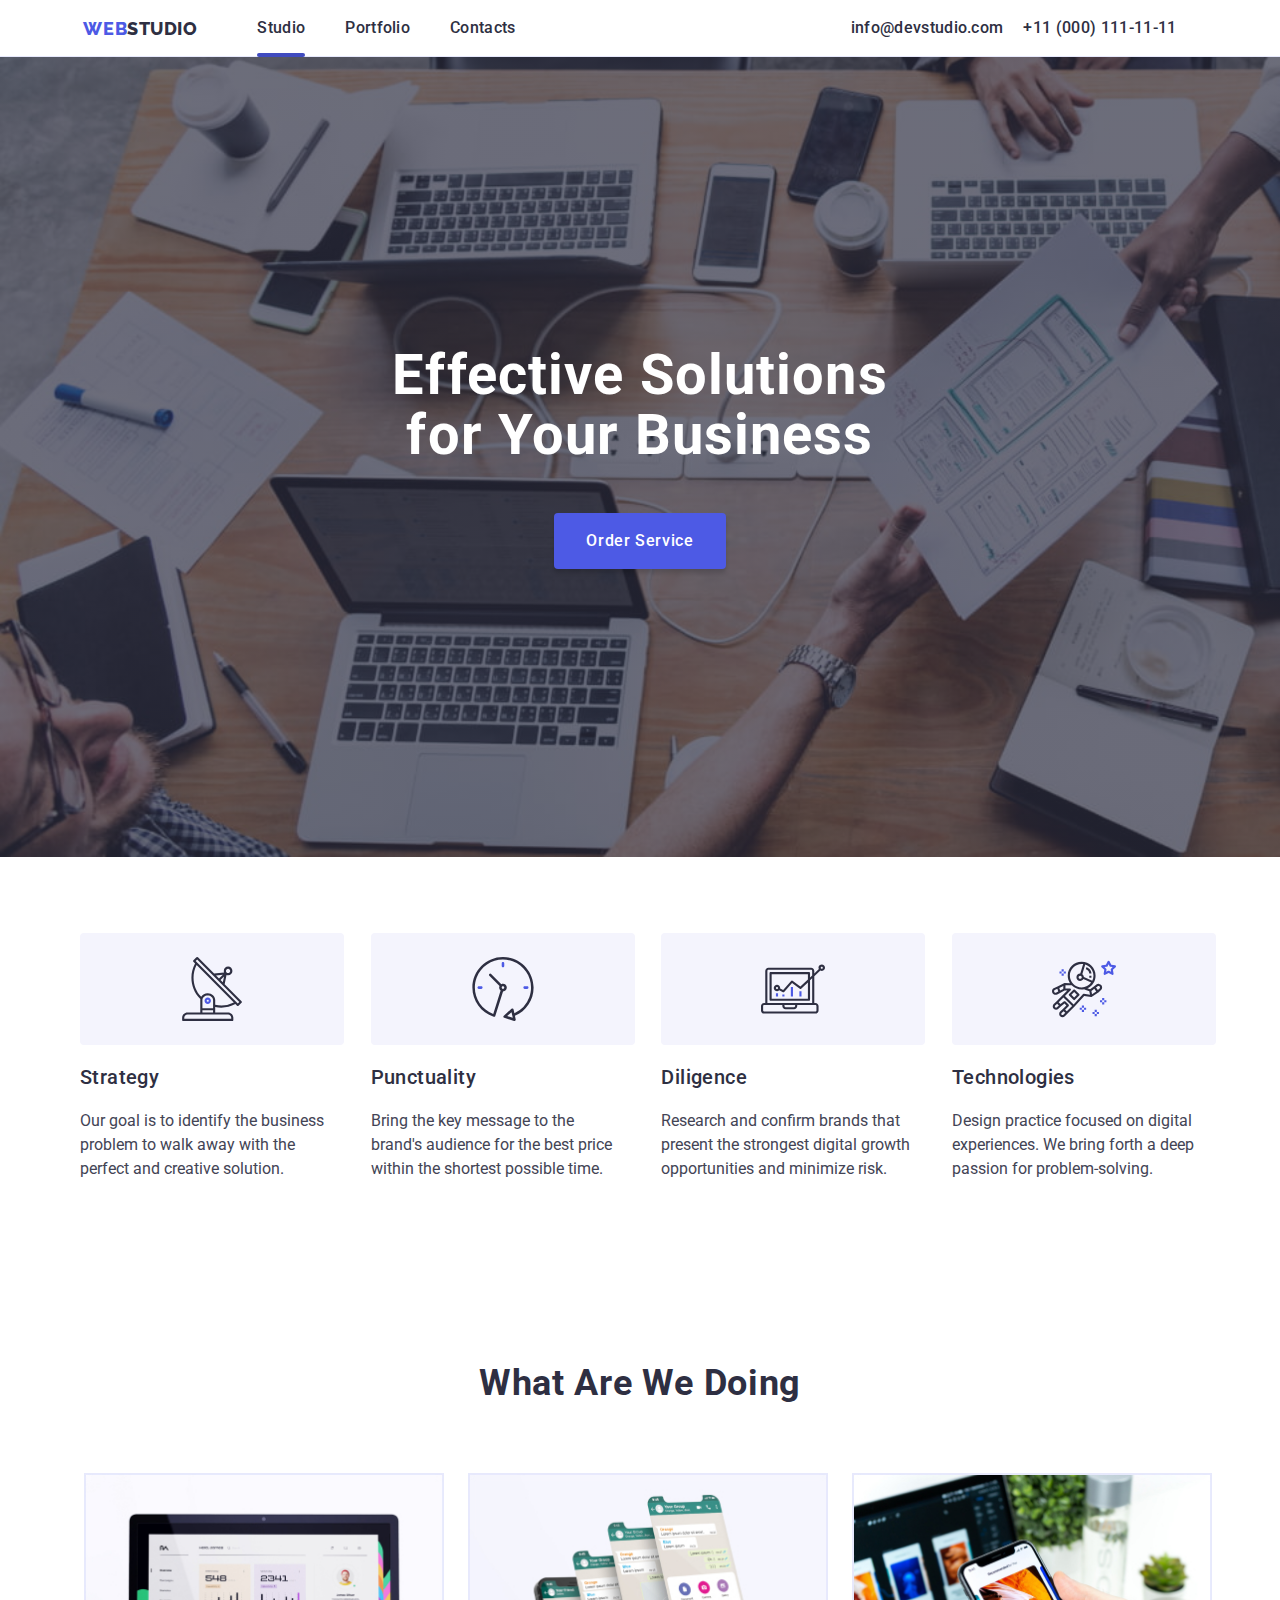
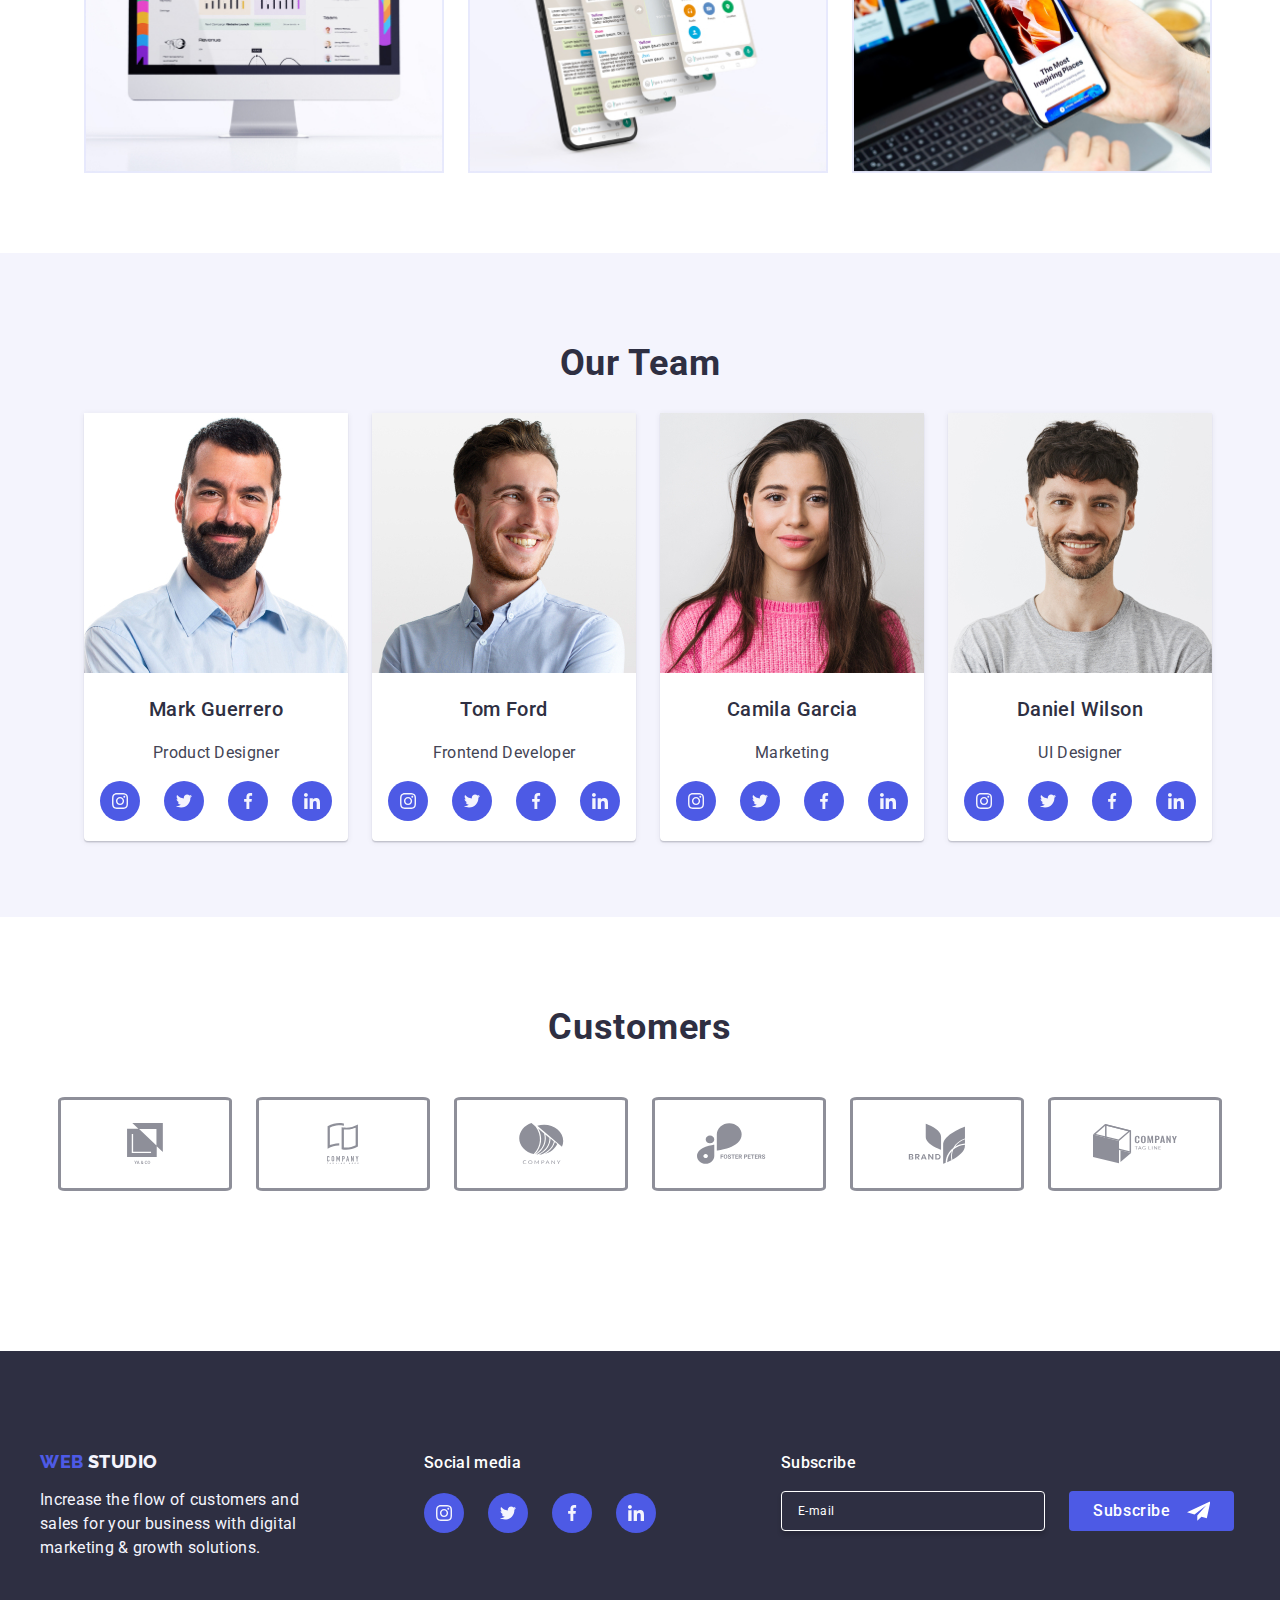
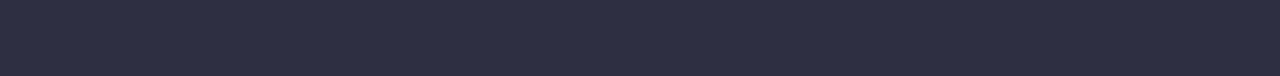
<file: index.html>
<!DOCTYPE html>
<html lang="en">
  <head>
    <meta charset="UTF-8" />
    <meta name="viewport" content="width=device-width, initial-scale=1.0" />
    <link
      rel="stylesheet"
      href="https://fonts.googleapis.com/css2?family=Raleway:ital,wght@0,700;1,700&family=Roboto:wght@400;500;700;900&display=swap"
    />
    <link rel="stylesheet" href="./css/modern-normalize.css" />
    <link rel="stylesheet" href="./css/styles.css" />
    <title>Studio</title>
  </head>
  <body>
    <!-- Bara de navigare -->
    <header class="global-header">
      <div class="container-navbar">
        <a class="logo" href="./index.html">
          <span class="logo-web">WEB</span>
          <span class="logo-studio-header">STUDIO</span>
        </a>
        <nav class="nav-bar">
          <ul>
            <li>
              <a class="nav-item" href="./index.html">Studio</a>
            </li>
            <li>
              <a class="nav-item" href="./portfolio.html">Portfolio</a>
            </li>
            <li>
              <a class="nav-item" href="./contacts.html">Contacts</a>
            </li>
          </ul>
        </nav>
        <ul>
          <li>
            <a class="nav-item" href="mailto:info@devstudio.com"
              >info@devstudio.com</a
            >
          </li>
          <li>
            <a class="nav-item" href="tel:+11(000)111-11-11"
              >+11 (000) 111-11-11</a
            >
          </li>
        </ul>
      </div>
    </header>
    <!-- Continutul siteului -->
    <main>
      <!-- Hero section -->
      <section class="hero-section">
        <div class="hero-container">
          <h1 class="hero-text">Effective Solutions for Your Business</h1>
          <button class="hero-button" type="button" data-modal-open>
            Order Service
          </button>
        </div>
        <div class="modal is-hidden" data-modal>
          <div class="modal-content">
            <button type="button" class="close-btn" data-modal-close>x</button>
            <form>
              <h2>Leave your contacts and we will call you back</h2>

              <label for="name" class="label-with-icon"
                >Name
                <svg class="input-icon">
                  <use href="./images/icons.svg#person-icon"></use>
                </svg>
                <input
                  type="text"
                  id="name"
                  name="username"
                  class="input-with-icon"
                />
              </label>
              <label for="phone" class="label-with-icon"
                >Phone
                <svg class="input-icon">
                  <use href="./images/icons.svg#phone-icon"></use>
                </svg>
                <input
                  type="tel"
                  id="phone"
                  name="phone-number"
                  class="input-with-icon"
                />
              </label>

              <label for="email" class="label-with-icon"
                >Email
                <svg class="input-icon">
                  <use href="./images/icons.svg#email-icon"></use>
                </svg>
                <input
                  type="email"
                  id="email"
                  name="email"
                  class="input-with-icon"
                />
              </label>
              <label for="comment" class="label-comment">Comment</label>
              <textarea
                name="feedback"
                class="text-input"
                id="comment"
                placeholder="Text input"
              ></textarea>

              <label for="checkbox" class="privacy-policy">
                <input
                  type="checkbox"
                  class="visually-hidden"
                  id="checkbox"
                  name="accept"
                />
                I accept the terms and conditions of the
                <a
                  href="https://en.wikipedia.org/wiki/Privacy_policy"
                  target="_blank"
                  rel="noreferrer noopener"
                  ><span>Privacy Policy</span></a
                >
              </label>
              <button type="submit" class="send-btn">Send</button>
            </form>
          </div>
        </div>
      </section>
      <!-- Text section -->
      <section class="strenghts-section">
        <div class="container">
          <ul>
            <li>
              <div class="strenght-logo">
                <svg>
                  <use href="./images/icons.svg#icon-antenna"></use>
                </svg>
              </div>
              <h3 class="strenght-name">Strategy</h3>
              <p class="strenght-description">
                Our goal is to identify the business<br />
                problem to walk away with the<br />
                perfect and creative solution.
              </p>
            </li>
            <li>
              <div class="strenght-logo">
                <svg>
                  <use href="./images/icons.svg#icon-clock"></use>
                </svg>
              </div>
              <h3 class="strenght-name">Punctuality</h3>
              <p class="strenght-description">
                Bring the key message to the<br />
                brand's audience for the best price<br />
                within the shortest possible time.
              </p>
            </li>
            <li>
              <div class="strenght-logo">
                <svg>
                  <use href="./images/icons.svg#icon-diagram"></use>
                </svg>
              </div>
              <h3 class="strenght-name">Diligence</h3>
              <p class="strenght-description">
                Research and confirm brands that<br />
                present the strongest digital growth<br />
                opportunities and minimize risk.
              </p>
            </li>
            <li>
              <div class="strenght-logo">
                <svg>
                  <use href="./images/icons.svg#icon-astronaut"></use>
                </svg>
              </div>
              <h3 class="strenght-name">Technologies</h3>
              <p class="strenght-description">
                Design practice focused on digital<br />
                experiences. We bring forth a deep<br />
                passion for problem-solving.
              </p>
            </li>
          </ul>
        </div>
      </section>
      <!-- What are we doing section -->
      <section class="what-are-we-doing-section">
        <div class="container what-are-we-doing-box">
          <h2 class="title-what-are-we-doing">What are we doing</h2>
          <ul>
            <li>
              <img
                src="./images/Monitor.jpg"
                alt="monitor cu grafice"
                width="300"
              />
            </li>
            <li>
              <img
                src="./images/MultilevelChat.jpg"
                alt="mai multe pagini dintr-un chat telefonic"
                width="300"
              />
            </li>
            <li>
              <img
                src="./images/Phone.jpg"
                alt="imagie pe un telefon tinut in mana"
                width="300"
              />
            </li>
          </ul>
        </div>
      </section>
      <!-- Our team section -->
      <section class="our-team-section">
        <div class="container">
          <h2 class="title-our-team">Our Team</h2>
          <ul>
            <li>
              <img
                src="./images/MarkGuerrero.jpg"
                alt="Imaginea lui Mark Guerrero"
                width="200"
              />
              <h3 class="team-person-name">Mark Guerrero</h3>
              <p class="team-person-function">Product Designer</p>
              <div class="social-list">
                <a
                  href="https://www.instagram.com/"
                  class="social"
                  target="_blank"
                  rel="noreferrer noopener"
                  aria-label="instagram-link"
                >
                  <svg>
                    <use href="./images/icons.svg#icon-instagram"></use>
                  </svg>
                </a>
                <a
                  href="https://twitter.com/"
                  class="social"
                  target="_blank"
                  rel="noreferrer noopener"
                  aria-label="twitter-link"
                >
                  <svg>
                    <use href="./images/icons.svg#icon-twitter"></use></svg
                ></a>
                <a
                  href="https://www.facebook.com/"
                  class="social"
                  target="_blank"
                  rel="noreferrer noopener"
                  aria-label="facebook-link"
                >
                  <svg>
                    <use href="./images/icons.svg#icon-facebook"></use></svg
                ></a>
                <a
                  href="https://www.linkedin.com/"
                  class="social"
                  target="_blank"
                  rel="noreferrer noopener"
                  aria-label="linkedin-link"
                >
                  <svg>
                    <use href="./images/icons.svg#icon-linkedin"></use></svg
                ></a>
              </div>
            </li>
            <li>
              <img
                src="./images/TomFord.jpg"
                alt="Imaginea lui Tom Ford"
                width="200"
              />
              <h3 class="team-person-name">Tom Ford</h3>
              <p class="team-person-function">Frontend Developer</p>
              <div class="social-list">
                <a
                  href="https://www.instagram.com/"
                  class="social"
                  target="_blank"
                  rel="noreferrer noopener"
                  aria-label="instagram-link"
                >
                  <svg>
                    <use href="./images/icons.svg#icon-instagram"></use>
                  </svg>
                </a>
                <a
                  href="https://twitter.com/"
                  class="social"
                  target="_blank"
                  rel="noreferrer noopener"
                  aria-label="twitter-link"
                >
                  <svg>
                    <use href="./images/icons.svg#icon-twitter"></use></svg
                ></a>
                <a
                  href="https://www.facebook.com/"
                  class="social"
                  target="_blank"
                  rel="noreferrer noopener"
                  aria-label="facebook-link"
                >
                  <svg>
                    <use href="./images/icons.svg#icon-facebook"></use></svg
                ></a>
                <a
                  href="https://www.linkedin.com/"
                  class="social"
                  target="_blank"
                  rel="noreferrer noopener"
                  aria-label="linkedin-link"
                >
                  <svg>
                    <use href="./images/icons.svg#icon-linkedin"></use></svg
                ></a>
              </div>
            </li>
            <li>
              <img
                src="./images/CamilaGarcia.jpg"
                alt="Imaginea Camilei Garcia"
                width="200"
              />
              <h3 class="team-person-name">Camila Garcia</h3>
              <p class="team-person-function">Marketing</p>
              <div class="social-list">
                <a
                  href="https://www.instagram.com/"
                  class="social"
                  target="_blank"
                  rel="noreferrer noopener"
                  aria-label="instagram-link"
                >
                  <svg>
                    <use href="./images/icons.svg#icon-instagram"></use>
                  </svg>
                </a>
                <a
                  href="https://twitter.com/"
                  class="social"
                  target="_blank"
                  rel="noreferrer noopener"
                  aria-label="twitter-link"
                >
                  <svg>
                    <use href="./images/icons.svg#icon-twitter"></use></svg
                ></a>
                <a
                  href="https://www.facebook.com/"
                  class="social"
                  target="_blank"
                  rel="noreferrer noopener"
                  aria-label="facebook-link"
                >
                  <svg>
                    <use href="./images/icons.svg#icon-facebook"></use></svg
                ></a>
                <a
                  href="https://www.linkedin.com/"
                  class="social"
                  target="_blank"
                  rel="noreferrer noopener"
                  aria-label="linkedin-link"
                >
                  <svg>
                    <use href="./images/icons.svg#icon-linkedin"></use></svg
                ></a>
              </div>
            </li>
            <li>
              <img
                src="./images/DanielWilson.jpg"
                alt="Imaginea lui Daniel Wilson"
                width="200"
              />
              <h3 class="team-person-name">Daniel Wilson</h3>
              <p class="team-person-function">UI Designer</p>
              <div class="social-list">
                <a
                  href="https://www.instagram.com/"
                  class="social"
                  target="_blank"
                  rel="noreferrer noopener"
                  aria-label="instagram-link"
                >
                  <svg>
                    <use href="./images/icons.svg#icon-instagram"></use>
                  </svg>
                </a>
                <a
                  href="https://twitter.com/"
                  class="social"
                  target="_blank"
                  rel="noreferrer noopener"
                  aria-label="twitter-link"
                >
                  <svg>
                    <use href="./images/icons.svg#icon-twitter"></use></svg
                ></a>
                <a
                  href="https://www.facebook.com/"
                  class="social"
                  target="_blank"
                  rel="noreferrer noopener"
                  aria-label="facebook-link"
                >
                  <svg>
                    <use href="./images/icons.svg#icon-facebook"></use></svg
                ></a>
                <a
                  href="https://www.linkedin.com/"
                  class="social"
                  target="_blank"
                  rel="noreferrer noopener"
                  aria-label="linkedin-link"
                >
                  <svg>
                    <use href="./images/icons.svg#icon-linkedin"></use></svg
                ></a>
              </div>
            </li>
          </ul>
        </div>
      </section>
      <section class="customers-section">
        <div class="container">
          <h2 class="customers-title">Customers</h2>
          <div class="customers-logos">
            <div class="customer-logo-panel">
              <svg class="customer-logo">
                <use href="./images/icons.svg#icon-client-1"></use>
              </svg>
            </div>
            <div class="customer-logo-panel">
              <svg class="customer-logo">
                <use href="./images/icons.svg#icon-client-2"></use>
              </svg>
            </div>
            <div class="customer-logo-panel">
              <svg class="customer-logo">
                <use href="./images/icons.svg#icon-client-3"></use>
              </svg>
            </div>
            <div class="customer-logo-panel">
              <svg class="customer-logo">
                <use href="./images/icons.svg#icon-client-4"></use>
              </svg>
            </div>
            <div class="customer-logo-panel">
              <svg class="customer-logo">
                <use href="./images/icons.svg#icon-client-5"></use>
              </svg>
            </div>
            <div class="customer-logo-panel">
              <svg class="customer-logo">
                <use href="./images/icons.svg#icon-client-6"></use>
              </svg>
            </div>
          </div>
        </div>
      </section>
    </main>
    <!-- Contact us -->
    <footer class="global-footer">
      <div class="footer-container">
        <div class="footer-content">
          <a href="./index.html">
            <span class="logo-web">WEB</span>
            <span class="logo-studio-footer">STUDIO</span>
          </a>
          <p class="footer-text">
            Increase the flow of customers and<br />
            sales for your business with digital<br />
            marketing & growth solutions.
          </p>
        </div>
        <div class="social-media-footer">
          <p>Social media</p>
          <div class="social-list-footer">
            <a
              href="https://www.instagram.com/"
              class="social-footer"
              target="_blank"
              rel="noreferrer noopener"
              aria-label="instagram-link"
            >
              <svg>
                <use href="./images/icons.svg#icon-instagram"></use>
              </svg>
            </a>
            <a
              href="https://twitter.com/"
              class="social-footer"
              target="_blank"
              rel="noreferrer noopener"
              aria-label="twitter-link"
            >
              <svg>
                <use href="./images/icons.svg#icon-twitter"></use></svg
            ></a>
            <a
              href="https://www.facebook.com/"
              class="social-footer"
              target="_blank"
              rel="noreferrer noopener"
              aria-label="facebook-link"
            >
              <svg>
                <use href="./images/icons.svg#icon-facebook"></use></svg
            ></a>
            <a
              href="https://www.linkedin.com/"
              class="social-footer"
              target="_blank"
              rel="noreferrer noopener"
              aria-label="linkedin-link"
            >
              <svg>
                <use href="./images/icons.svg#icon-linkedin"></use></svg
            ></a>
          </div>
        </div>
        <div class="subscribe-footer">
          <span class="subscribe">Subscribe</span>
          <form
            name="signup_form"
            autocomplete="on"
            novalidate
            class="subscribe-form"
          >
            <label>
              <input type="email" name="email" placeholder="E-mail" />
            </label>
            <button type="submit">
              Subscribe
              <svg>
                <use href="./images/icons.svg#send-icon"></use>
              </svg>
            </button>
          </form>
        </div>
      </div>
    </footer>
    <script src="./js/modal.js"></script>
    <script src="./js/navbar-underline.js"></script>
  </body>
</html>
</file>
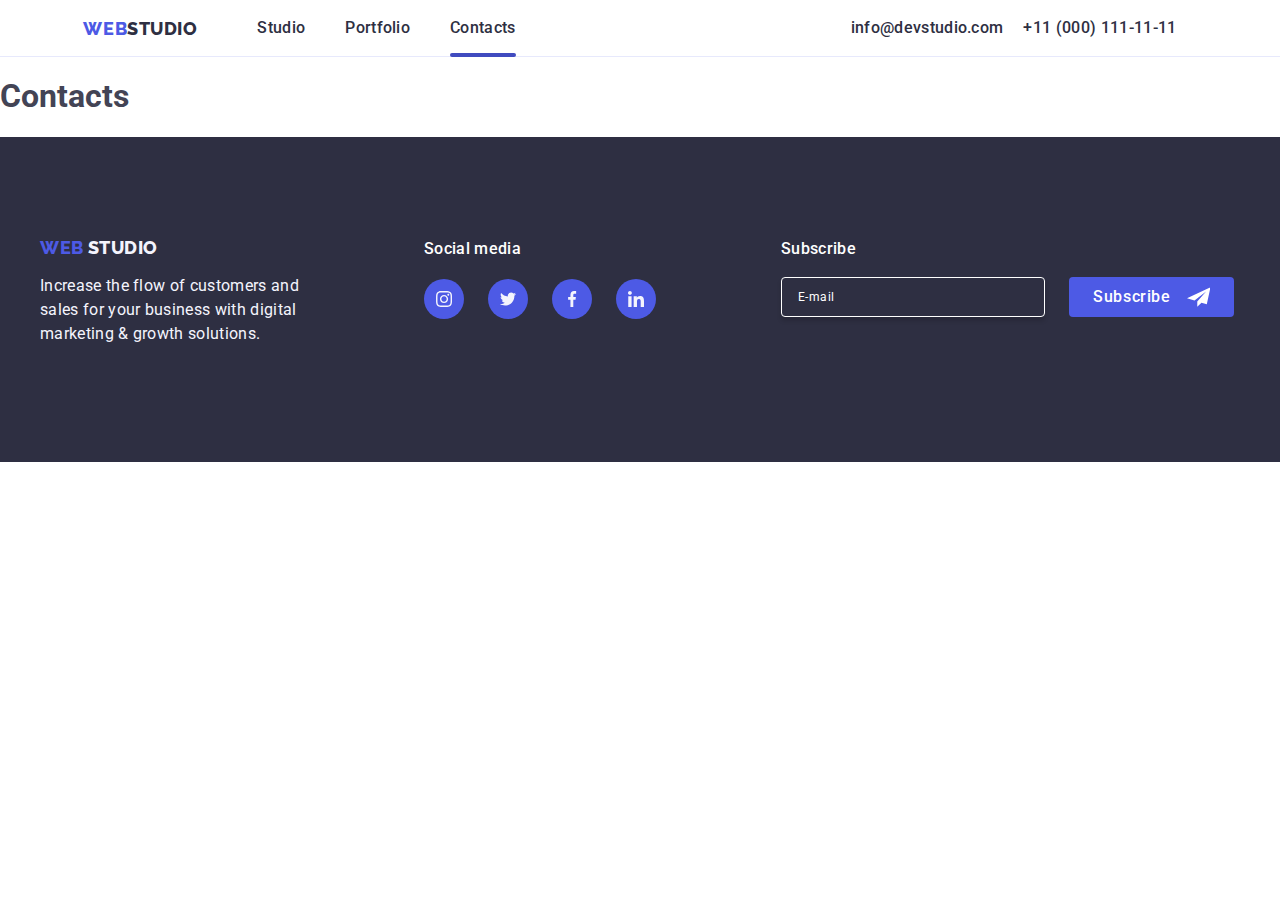
<file: contacts.html>
<!DOCTYPE html>
<html lang="en">
  <head>
    <meta charset="UTF-8" />
    <meta name="viewport" content="width=device-width, initial-scale=1.0" />
    <link
      rel="stylesheet"
      href="https://fonts.googleapis.com/css2?family=Raleway:ital,wght@0,700;1,700&family=Roboto:wght@400;500;700;900&display=swap"
    />
    <link rel="stylesheet" href="./css/modern-normalize.css" />
    <link rel="stylesheet" href="./css/styles.css" />
    <title>Contacts</title>
  </head>
  <body>
    <!-- Bara de navigare -->
    <header class="global-header">
      <div class="container-navbar">
        <a class="logo" href="./index.html">
          <span class="logo-web">WEB</span>
          <span class="logo-studio-header">STUDIO</span>
        </a>
        <nav class="nav-bar">
          <ul>
            <li>
              <a class="nav-item" href="./index.html">Studio</a>
            </li>
            <li>
              <a class="nav-item" href="./portfolio.html">Portfolio</a>
            </li>
            <li>
              <a class="nav-item" href="./contacts.html">Contacts</a>
            </li>
          </ul>
        </nav>
        <ul>
          <li>
            <a class="nav-item" href="mailto:info@devstudio.com"
              >info@devstudio.com</a
            >
          </li>
          <li>
            <a class="nav-item" href="tel:+11(000)111-11-11"
              >+11 (000) 111-11-11</a
            >
          </li>
        </ul>
      </div>
    </header>
    <!-- Continutul siteului -->
    <main>
      <!-- Hero section -->
      <section class="contacts-section">
        <div class="contacts-container">
          <h1 class="contacts-text">Contacts</h1>
        </div>
      </section>
    </main>
    <!-- Contact us -->
    <footer class="global-footer">
      <div class="footer-container">
        <div class="footer-content">
          <a href="./index.html">
            <span class="logo-web">WEB</span>
            <span class="logo-studio-footer">STUDIO</span>
          </a>
          <p class="footer-text">
            Increase the flow of customers and<br />
            sales for your business with digital<br />
            marketing & growth solutions.
          </p>
        </div>
        <div class="social-media-footer">
          <p>Social media</p>
          <div class="social-list-footer">
            <a
              href="https://www.instagram.com/"
              class="social-footer"
              target="_blank"
              rel="noreferrer noopener"
              aria-label="instagram-link"
            >
              <svg>
                <use href="./images/icons.svg#icon-instagram"></use>
              </svg>
            </a>
            <a
              href="https://twitter.com/"
              class="social-footer"
              target="_blank"
              rel="noreferrer noopener"
              aria-label="twitter-link"
            >
              <svg>
                <use href="./images/icons.svg#icon-twitter"></use></svg
            ></a>
            <a
              href="https://www.facebook.com/"
              class="social-footer"
              target="_blank"
              rel="noreferrer noopener"
              aria-label="facebook-link"
            >
              <svg>
                <use href="./images/icons.svg#icon-facebook"></use></svg
            ></a>
            <a
              href="https://www.linkedin.com/"
              class="social-footer"
              target="_blank"
              rel="noreferrer noopener"
              aria-label="linkedin-link"
            >
              <svg>
                <use href="./images/icons.svg#icon-linkedin"></use></svg
            ></a>
          </div>
        </div>
        <div class="subscribe-footer">
          <span class="subscribe">Subscribe</span>
          <form
            name="signup_form"
            autocomplete="on"
            novalidate
            class="subscribe-form"
          >
            <label>
              <input type="email" name="email" placeholder="E-mail" />
            </label>
            <button type="submit">
              Subscribe
              <svg>
                <use href="./images/icons.svg#send-icon"></use>
              </svg>
            </button>
          </form>
        </div>
      </div>
      </div>
    </footer>
    <script src="./js/modal.js"></script>
    <script src="./js/navbar-underline.js"></script>
  </body>
</html>
</file>
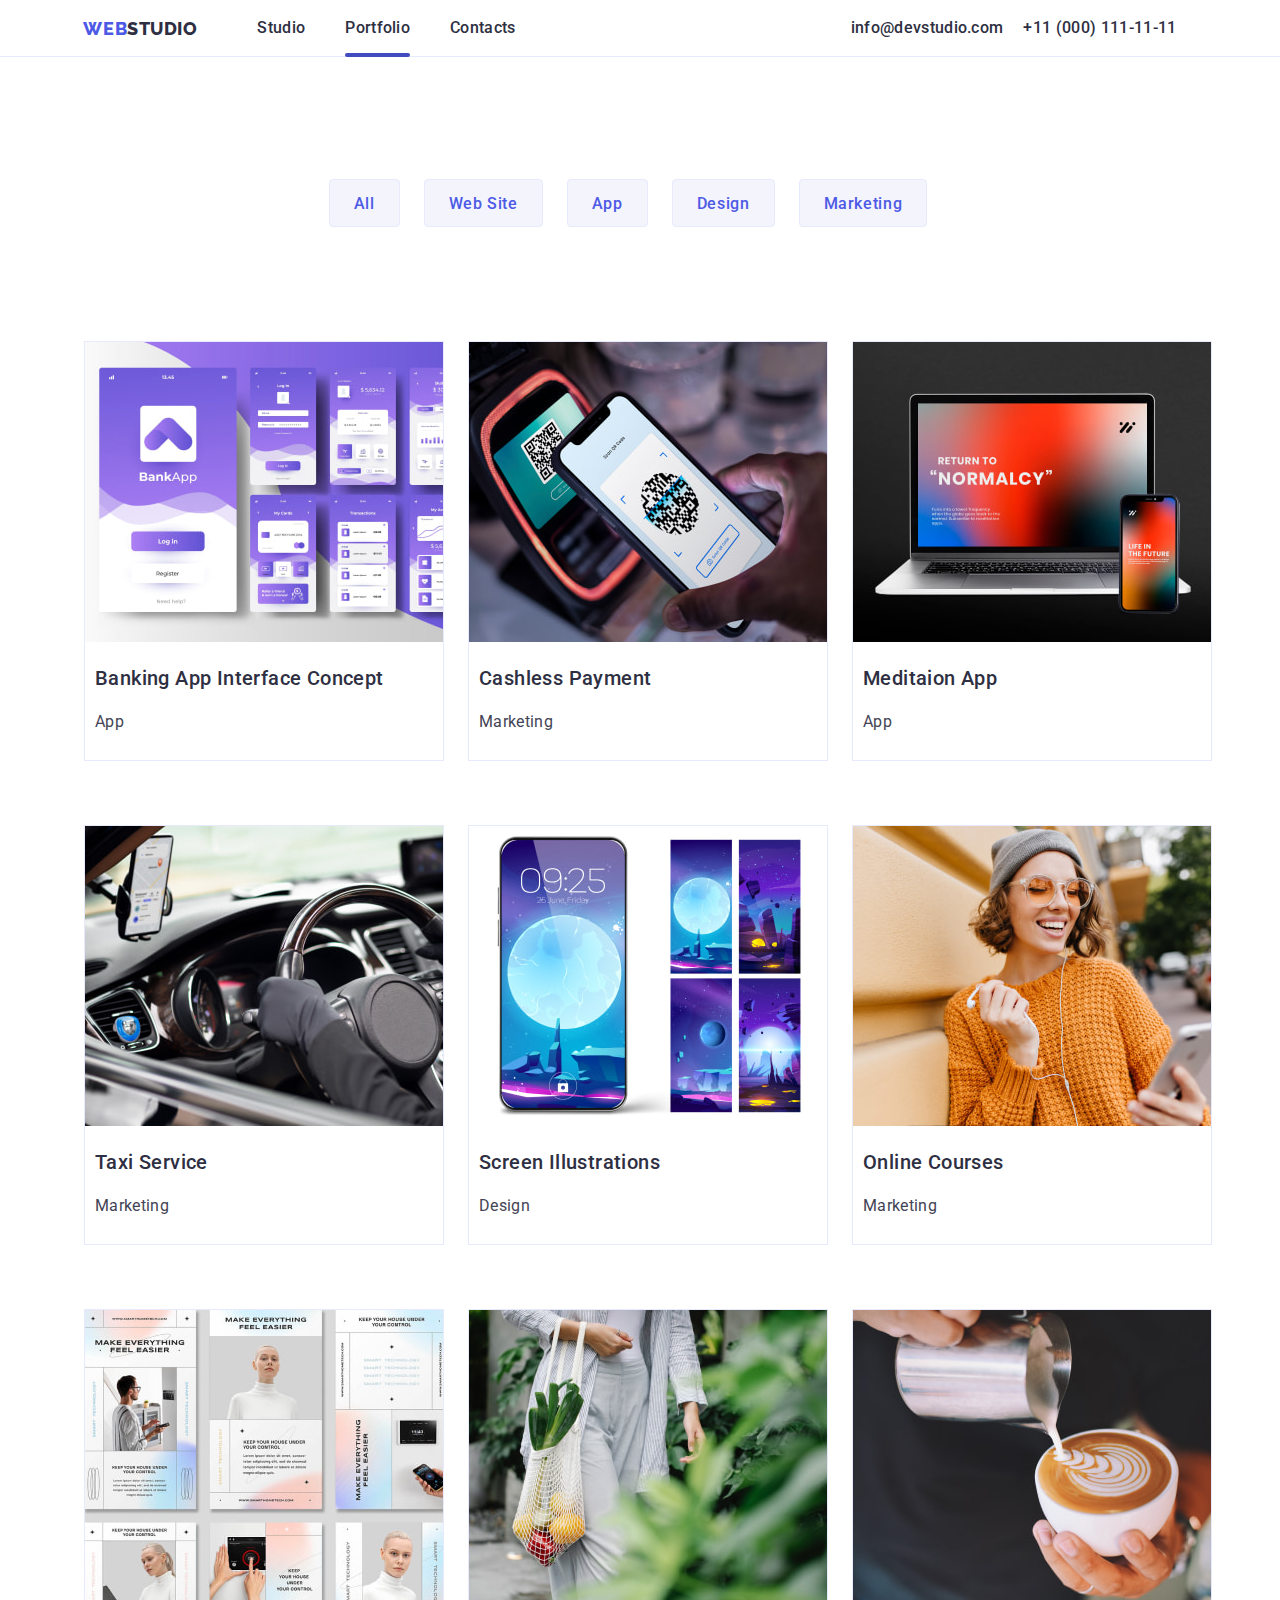
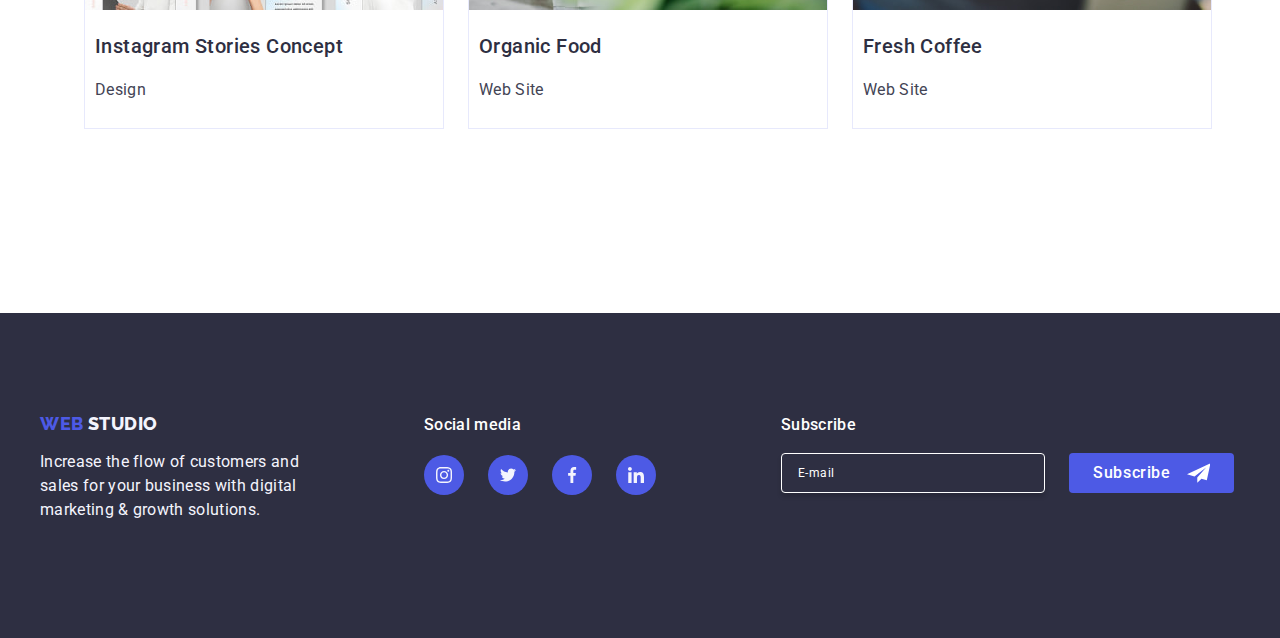
<file: portfolio.html>
<!DOCTYPE html>
<html lang="en">
  <head>
    <meta charset="UTF-8" />
    <meta name="viewport" content="width=device-width, initial-scale=1.0" />
    <link
      rel="stylesheet"
      href="https://fonts.googleapis.com/css2?family=Raleway:ital,wght@0,700;1,700&family=Roboto:wght@400;500;700;900&display=swap"
    />
    <link rel="stylesheet" href="./css/modern-normalize.css" />
    <link rel="stylesheet" href="./css/styles.css" />
    <title>Portofoliu</title>
  </head>
  <body>
    <!-- Bara de navigare -->
    <header class="global-header">
      <div class="container-navbar">
        <a class="logo" href="./index.html">
          <span class="logo-web">WEB</span>
          <span class="logo-studio-header">STUDIO</span>
        </a>
        <nav class="nav-bar">
          <ul>
            <li>
              <a class="nav-item" href="./index.html">Studio</a>
            </li>
            <li>
              <a class="nav-item" href="./portfolio.html">Portfolio</a>
            </li>
            <li>
              <a class="nav-item" href="./contacts.html">Contacts</a>
            </li>
          </ul>
        </nav>
        <ul>
          <li>
            <a class="nav-item" href="mailto:info@devstudio.com"
              >info@devstudio.com</a
            >
          </li>
          <li>
            <a class="nav-item" href="tel:+11(000)111-11-11"
              >+11 (000) 111-11-11</a
            >
          </li>
        </ul>
      </div>
    </header>
    <!-- Continutul siteului -->
    <main>
      <!-- Buttons section -->
      <section class="filter-buttons">
        <div class="container-filter-btn">
          <ul>
            <li>
              <button class="filter-button" type="button">All</button>
            </li>
            <li>
              <button class="filter-button" type="button">Web Site</button>
            </li>
            <li>
              <button class="filter-button" type="button">App</button>
            </li>
            <li>
              <button class="filter-button" type="button">Design</button>
            </li>
            <li>
              <button class="filter-button" type="button">Marketing</button>
            </li>
          </ul>
        </div>
      </section>
      <!-- Main section-->
      <section class="filter-cards">
        <div class="container-filter-cards">
          <ul>
            <li>
              <div class="overlay-image">
                <img
                  src="./images/img_banking_app.jpg"
                  alt="Banking App Interface Concept"
                  width="200"
                />
                <div class="overlay">
                  <p class="overlay-text">
                    14 Stylish and User-Friendly App Design Concepts · Task
                    Manager App · Calorie Tracker App · Exotic Fruit Ecommerce
                    App · Cloud Storage App
                  </p>
                </div>
              </div>
              <h3 class="filter-card-name">Banking App Interface Concept</h3>
              <p class="filter-card-key">App</p>
            </li>
            <li>
              <div class="overlay-image">
                <img
                  src="./images/img_cashless_payment.jpg"
                  alt="Cashless Payment"
                  width="200"
                />
                <div class="overlay">
                  <p class="overlay-text">
                    14 Stylish and User-Friendly App Design Concepts · Task
                    Manager App · Calorie Tracker App · Exotic Fruit Ecommerce
                    App · Cloud Storage App
                  </p>
                </div>
              </div>
              <h3 class="filter-card-name">Cashless Payment</h3>
              <p class="filter-card-key">Marketing</p>
            </li>
            <li>
              <div class="overlay-image">
                <img
                  src="./images/img_meditation_app.jpg"
                  alt="Meditaion App"
                  width="200"
                />
                <div class="overlay">
                  <p class="overlay-text">
                    14 Stylish and User-Friendly App Design Concepts · Task
                    Manager App · Calorie Tracker App · Exotic Fruit Ecommerce
                    App · Cloud Storage App
                  </p>
                </div>
              </div>
              <h3 class="filter-card-name">Meditaion App</h3>
              <p class="filter-card-key">App</p>
            </li>
          </ul>
        </div>
        <div class="container-filter-cards">
          <ul>
            <li>
              <div class="overlay-image">
                <img
                  src="./images/img_taxi_service.jpg"
                  alt="Taxi Service"
                  width="200"
                />
                <div class="overlay">
                  <p class="overlay-text">
                    14 Stylish and User-Friendly App Design Concepts · Task
                    Manager App · Calorie Tracker App · Exotic Fruit Ecommerce
                    App · Cloud Storage App
                  </p>
                </div>
              </div>
              <h3 class="filter-card-name">Taxi Service</h3>
              <p class="filter-card-key">Marketing</p>
            </li>
            <li>
              <div class="overlay-image">
                <img
                  src="./images/img_screen_illustrations.jpg"
                  alt=""
                  width="200"
                />
                <div class="overlay">
                  <p class="overlay-text">
                    14 Stylish and User-Friendly App Design Concepts · Task
                    Manager App · Calorie Tracker App · Exotic Fruit Ecommerce
                    App · Cloud Storage App
                  </p>
                </div>
              </div>
              <h3 class="filter-card-name">Screen Illustrations</h3>
              <p class="filter-card-key">Design</p>
            </li>
            <li>
              <div class="overlay-image">
                <img
                  src="./images/img_online_courses.jpg"
                  alt="Online Courses"
                  width="200"
                />
                <div class="overlay">
                  <p class="overlay-text">
                    14 Stylish and User-Friendly App Design Concepts · Task
                    Manager App · Calorie Tracker App · Exotic Fruit Ecommerce
                    App · Cloud Storage App
                  </p>
                </div>
              </div>
              <h3 class="filter-card-name">Online Courses</h3>
              <p class="filter-card-key">Marketing</p>
            </li>
          </ul>
        </div>
        <div class="container-filter-cards">
          <ul>
            <li>
              <div class="overlay-image">
                <img
                  src="./images/img_instagram_stories_concept.jpg"
                  alt="Instagram Stories Concept"
                  width="200"
                />
                <div class="overlay">
                  <p class="overlay-text">
                    14 Stylish and User-Friendly App Design Concepts · Task
                    Manager App · Calorie Tracker App · Exotic Fruit Ecommerce
                    App · Cloud Storage App
                  </p>
                </div>
              </div>
              <h3 class="filter-card-name">Instagram Stories Concept</h3>
              <p class="filter-card-key">Design</p>
            </li>
            <li>
              <div class="overlay-image">
                <img
                  src="./images/img_organic_food.jpg"
                  alt="Organic Food"
                  width="200"
                />
                <div class="overlay">
                  <p class="overlay-text">
                    14 Stylish and User-Friendly App Design Concepts · Task
                    Manager App · Calorie Tracker App · Exotic Fruit Ecommerce
                    App · Cloud Storage App
                  </p>
                </div>
              </div>
              <h3 class="filter-card-name">Organic Food</h3>
              <p class="filter-card-key">Web Site</p>
            </li>
            <li>
              <div class="overlay-image">
                <img
                  src="./images/img_fresh_coffe.jpg"
                  alt="Fresh Coffee"
                  width="200"
                />
                <div class="overlay">
                  <p class="overlay-text">
                    14 Stylish and User-Friendly App Design Concepts · Task
                    Manager App · Calorie Tracker App · Exotic Fruit Ecommerce
                    App · Cloud Storage App
                  </p>
                </div>
              </div>
              <h3 class="filter-card-name">Fresh Coffee</h3>
              <p class="filter-card-key">Web Site</p>
            </li>
          </ul>
        </div>
      </section>
    </main>
    <!-- Contact us -->
    <footer class="global-footer">
      <div class="footer-container">
        <div class="footer-content">
          <a href="./index.html">
            <span class="logo-web">WEB</span>
            <span class="logo-studio-footer">STUDIO</span>
          </a>
          <p class="footer-text">
            Increase the flow of customers and<br />
            sales for your business with digital<br />
            marketing & growth solutions.
          </p>
        </div>
        <div class="social-media-footer">
          <p>Social media</p>
          <div class="social-list-footer">
            <a
              href="https://www.instagram.com/"
              class="social-footer"
              target="_blank"
              rel="noreferrer noopener"
              aria-label="instagram-link"
            >
              <svg>
                <use href="./images/icons.svg#icon-instagram"></use>
              </svg>
            </a>
            <a
              href="https://twitter.com/"
              class="social-footer"
              target="_blank"
              rel="noreferrer noopener"
              aria-label="twitter-link"
            >
              <svg>
                <use href="./images/icons.svg#icon-twitter"></use></svg
            ></a>
            <a
              href="https://www.facebook.com/"
              class="social-footer"
              target="_blank"
              rel="noreferrer noopener"
              aria-label="facebook-link"
            >
              <svg>
                <use href="./images/icons.svg#icon-facebook"></use></svg
            ></a>
            <a
              href="https://www.linkedin.com/"
              class="social-footer"
              target="_blank"
              rel="noreferrer noopener"
              aria-label="linkedin-link"
            >
              <svg>
                <use href="./images/icons.svg#icon-linkedin"></use></svg
            ></a>
          </div>
        </div>
        <div class="subscribe-footer">
          <span class="subscribe">Subscribe</span>
          <form
            name="signup_form"
            autocomplete="on"
            novalidate
            class="subscribe-form"
          >
            <label>
              <input type="email" name="email" placeholder="E-mail" />
            </label>
            <button type="submit">
              Subscribe
              <svg>
                <use href="./images/icons.svg#send-icon"></use>
              </svg>
            </button>
          </form>
        </div>
      </div>
      </div>
    </footer>
    <script src="./js/navbar-underline.js"></script>
  </body>
</html>
</file>
<file: css/styles.css>
:root {
  --color-white: #fff;
  --color-iris: #4d5ae5;
  --color-ocean: #404bbf;
  --color-navy-blue: #2e2f42;
  --color-green: #31d0aa;
  --color-slate: #434455;
  --color-light-slate: #8e8f99;
  --color-cornflower: #e7e9fc;
  --color-cloud: #f4f4fd;
  --transitions: 250ms cubic-bezier(0.4, 0, 0.2, 1);
}

body {
  font-family: 'Roboto', sans-serif;
  color: var(--color-slate);
  background-color: var(--color-white);
}
ul {
  list-style: none;
  display: flex;
  text-decoration: none;
}
.logo {
  display: flex;
  text-decoration: none;
  font-family: 'Roboto', sans-serif;
  text-transform: uppercase;
  font-family: Raleway;
  font-size: 18px;
  font-weight: 800;
  line-height: 21px;
  letter-spacing: 0.03em;
}
.logo:hover {
  transition: var(--transitions);
  transform: scale(1.05);
}
.container {
  width: 1200px;
  margin: auto;
  padding: 60px 0;
}
.container-navbar {
  width: 1200px;
  margin: auto;
}
.global-header a {
  text-decoration: none;
  margin-right: 20px;
}
.global-header ul {
  display: flex;
  align-items: center;
}
.global-header {
  border-bottom: 1px solid var(--color-cornflower);
  display: flex;
}
.global-header .container-navbar {
  display: flex;
  justify-content: center;
  align-items: center;
}
.logo-web {
  font-family: 'Raleway', sans-serif;
  font-weight: 800;
  font-size: 18px;
  line-height: 1.16667;
  letter-spacing: 0.03em;
  text-transform: uppercase;
  color: var(--color-iris);
}
.logo-studio-header {
  font-family: 'Raleway', sans-serif;
  font-weight: 800;
  font-size: 18px;
  line-height: 1.16667;
  letter-spacing: 0.03em;
  text-transform: uppercase;
  color: var(--color-navy-blue);
}
.logo-studio-footer {
  font-family: 'Raleway', sans-serif;
  font-weight: 800;
  font-size: 18px;
  line-height: 1.16667;
  letter-spacing: 0.03em;
  text-transform: uppercase;
  color: var(--color-cloud);
}
.nav-bar {
  align-items: center;
  margin-right: 255px;
}
.nav-bar li {
  list-style-type: none;
  display: inline;
  margin-right: 20px;
}
.nav-item {
  position: relative;
  color: var(--color-navy-blue);
  font-size: 16px;
  font-weight: 500;
  line-height: 1.5;
  letter-spacing: 0.02em;
  text-decoration: none;
  padding-bottom: 20px;
}
.active::after {
  content: '';
  position: absolute;
  bottom: 0;
  left: 0;
  width: 100%;
  height: 4px;
  border-radius: 2px;
  background-color: var(--color-ocean);
}
.nav-item:hover,
.nav-item:focus .contacts-item {
  color: var(--color-ocean);
  transition: var(--transitions);
  transform: scale(1.05);
}
.hero-section {
  background-color: var(--color-navy-blue);
  padding: 100px 0;
  background-image: linear-gradient(
      rgba(46, 47, 66, 0.7),
      rgba(46, 47, 66, 0.7)
    ),
    url('../images/office.jpg');
  background-size: cover;
}
.hero-text {
  font-weight: 700;
  font-size: 56px;
  line-height: 1.07143;
  letter-spacing: 0.02em;
  text-align: center;
  color: var(--color-white);
  width: 496px;
  height: 120px;
  margin: auto;
  margin-bottom: 48px;
  padding: 0 0 48px 0;
}
.hero-button {
  font-weight: 500;
  font-size: 16px;
  line-height: 1.5;
  letter-spacing: 0.04em;
  border-radius: 4px;
  border: none;
  padding: 16px 32px;
  height: 56px;
  background: var(--color-iris);
  color: var(--color-white);
  cursor: pointer;
  box-shadow: 0 4px 4px 0 rgba(0, 0, 0, 0.15);
  text-align: center;
  margin: 0 auto;
  display: block;
}
.hero-container {
  padding: 188px 0 188px 0;
}
.hero-button:hover,
.hero-button:focus {
  background: var(--color-ocean);
  transition: var(--transitions);
  transform: scale(1.05);
}
.strenghts-section ul {
  justify-content: space-between;
}
.strenghts-section li {
  list-style-type: none;
  display: inline-block;
  margin-right: 24px;
}
.strenght-name {
  font-weight: 500;
  font-size: 20px;
  line-height: 1.2;
  letter-spacing: 0.02em;
  color: var(--color-navy-blue);
  padding: 0;
}
.strenght-description {
  font-size: 16px;
  line-height: 1.5;
}
.strenght-logo {
  width: 264px;
  height: 112px;
  background: var(--color-cloud);
  border-radius: 4px;
  box-sizing: content-box;
  display: flex;
  align-items: center;
  justify-content: center;
}
.strenght-logo svg {
  width: 64px;
  height: 64px;
}
.what-are-we-doing-section ul {
  display: flex;
  justify-content: center;
}
.what-are-we-doing-section li {
  margin-right: 24px;
}
.what-are-we-doing-section li img {
  border: 1px solid var(--color-cornflower);
  width: 360px;
  height: 300px;
}
/* .what-are-we-doing-box {
  padding: 100px 0;
} */
.title-what-are-we-doing {
  font-weight: 700;
  font-size: 36px;
  line-height: 1.11111;
  letter-spacing: 0.02em;
  text-transform: capitalize;
  text-align: center;
  color: var(--color-navy-blue);
  padding-bottom: 40px;
}
.title-our-team {
  font-weight: 700;
  font-size: 36px;
  line-height: 1.11111;
  letter-spacing: 0.02em;
  text-transform: capitalize;
  text-align: center;
  color: var(--color-navy-blue);
  /* padding: 100px 0px 10px 0px; */
}
.our-team-section {
  background: var(--color-cloud);
}
.our-team-section li {
  list-style-type: none;
  margin-right: 24px;
  border-radius: 0 0 4px 4px;
  padding: 0px 0px 32px 0px;
  width: 264px;
  height: 428px;
  box-shadow: 0 2px 1px 0 rgba(46, 47, 66, 0.08),
    0 1px 1px 0 rgba(46, 47, 66, 0.16), 0 1px 6px 0 rgba(46, 47, 66, 0.08);
  background: var(--color-white);
}
.our-team-section li img {
  width: 264px;
  height: 260px;
}
.our-team-section ul {
  display: flex;
  justify-content: center;
  /* padding: 10px 0px 100px 0px; */
}
.team-person-name {
  font-weight: 500;
  font-size: 20px;
  line-height: 1.2;
  letter-spacing: 0.02em;
  text-align: center;
  color: var(--color-navy-blue);
}
.team-person-function {
  font-size: 16px;
  line-height: 1.5;
  letter-spacing: 0.02em;
  text-align: center;
  color: var(--color-slate);
}
.social-list {
  display: flex;
  justify-content: center;
  gap: 24px;
  margin-top: 8px;
}
.social-list .social {
  width: 40px;
  height: 40px;
  background-color: var(--color-iris);
  border-radius: 50%;
  display: flex;
  justify-content: center;
  align-items: center;
}
.social-list .social:hover,
.social-list .social:focus {
  background: var(--color-ocean);
  transition: var(--transitions);
  transform: scale(1.05);
}
.social-list .social svg {
  width: 16px;
  height: 16px;
  fill: var(--color-cloud);
}
.custommers-section {
  display: flex;
  align-items: center;
  justify-content: center;
}
.customers-title {
  font-family: 'Roboto', sans-serif;
  font-weight: 700;
  font-size: 36px;
  line-height: 1.11111;
  letter-spacing: 0.02em;
  text-transform: capitalize;
  text-align: center;
  color: var(--color-navy-blue);
  /* padding: 100px 0 20px 0; */
}
.customers-logos {
  display: flex;
  justify-content: center;
  align-items: center;
  gap: 24px;
  padding: 20px 0 100px 0;
}
.customers-logo-panel {
  display: flex;
  justify-content: center;
  align-items: center;
}
.customer-logo-panel {
  box-sizing: content-box;
  display: flex;
  align-items: center;
  justify-content: center;
  width: 168px;
  height: 88px;
  border-radius: 4%;
  border: 3px solid var(--color-light-slate);
  fill: var(--color-light-slate);
}
.customer-logo-panel:hover {
  border-color: var(--color-ocean);
  fill: var(--color-ocean);
  transition: var(--transitions);
  transform: scale(1.05);
}
/* .customer-logo-panel .customer-logo:hover {
  fill: var(--color-ocean);
} */
.customer-logo-panel .customer-logo {
  width: 84px;
  height: 41px;
}
.footer-text {
  font-size: 16px;
  line-height: 1.5;
  letter-spacing: 0.02em;
  color: var(--color-cloud);
}
.filter-buttons {
  padding: 96px 0 72px 0;
}
.filter-buttons ul {
  display: flex;
  justify-content: center;
  align-items: center;
  padding: 10px 20px;
}
.filter-buttons li {
  list-style-type: none;
  margin-right: 24px;
}
.filter-button {
  font-family: 'Roboto', sans-serif;
  font-weight: 500;
  font-size: 16px;
  line-height: 1.5;
  letter-spacing: 0.04em;
  text-align: center;
  border-radius: 4px;
  background: var(--color-cloud);
  color: var(--color-iris);
  cursor: pointer;
  border: 1px solid var(--color-cornflower);
  border-radius: 4px;
  padding: 12px 24px;
  height: 48px;
}
.filter-button:hover,
.filter-button:focus {
  color: var(--color-white);
  background: var(--color-ocean);
  transition: var(--transitions);
  transform: scale(1.05);
}
.filter-cards {
  padding: 0 0 120px 0;
}
.filter-cards li {
  list-style-type: none;
  border: 1px solid var(--color-cornflower);
  width: 360px;
  height: 420px;
  margin-right: 24px;
  margin-bottom: 48px;
  background: var(--color-white);
}
.overlay-image {
  position: relative;
  overflow: hidden;
}
.overlay {
  position: absolute;
  top: 0;
  left: 0;
  width: 100%;
  height: 100%;
  background-color: var(--color-iris);
  transform: translatey(100%);
  transition: var(--transitions);
}
.filter-cards li:hover .overlay {
  transform: translateY(0px);
}
.overlay-text {
  padding: 40px 32px;
  line-height: 150%;
  letter-spacing: 0.02em;
  color: var(--color-cloud);
}
.filter-cards li:hover {
  box-shadow: 0 2px 1px 0 rgba(46, 47, 66, 0.08),
    0 1px 1px 0 rgba(46, 47, 66, 0.16), 0 1px 6px 0 rgba(46, 47, 66, 0.08);
  cursor: pointer;
  transition: var(--transitions);
  transform: scale(1.05);
}
.filter-cards img {
  width: 360px;
  height: 300px;
}
.filter-cards .container-filter-cards ul {
  justify-content: center;
}
.filter-card-name {
  font-family: 'Roboto', sans-serif;
  font-weight: 500;
  font-size: 20px;
  line-height: 1.2;
  letter-spacing: 0.02em;
  color: var(--color-navy-blue);
  padding-left: 10px;
}
.filter-card-key {
  font-family: 'Roboto', sans-serif;
  font-size: 16px;
  line-height: 1.5;
  letter-spacing: 0.02em;
  color: var(--color-slate);
  padding-left: 10px;
}
.global-footer {
  background: var(--color-navy-blue);
}
.global-footer a {
  text-decoration: none;
}
.footer-container {
  width: 1200px;
  display: flex;
  margin: auto;
  align-items: flex-start;
}
.footer-content {
  width: 264px;
  /* margin-left: 400px; */
  padding: 100px 0;
  box-sizing: border-box;
  padding: 100px 0;
  margin-right: 120px;
}
.social-media-footer {
  box-sizing: border-box;
  margin-top: 100px;
}
.social-media-footer p {
  margin: auto;
  padding: 0px 0 10px 0;
  color: var(--color-white);
  font-family: Roboto;
  font-size: 16px;
  font-weight: 500;
  line-height: 24px;
  letter-spacing: 0.02em;
  text-align: left;
}
.social-list-footer {
  display: flex;
  justify-content: center;
  gap: 24px;
  margin-top: 8px;
}
.social-list-footer .social-footer {
  width: 40px;
  height: 40px;
  background-color: var(--color-iris);
  border-radius: 50%;
  display: flex;
  justify-content: center;
  align-items: center;
}
.social-list-footer .social-footer svg {
  width: 16px;
  height: 16px;
  fill: var(--color-cloud);
}
.social-list-footer .social-footer:hover {
  background-color: var(--color-green);
  transition: var(--transitions);
  transform: scale(1.05);
}
.subscribe-footer {
  margin-top: 100px;
  margin-left: 125px;
}
.subscribe {
  font-family: 'Roboto', sans-serif;
  font-weight: 500;
  font-size: 16px;
  line-height: 1.5;
  letter-spacing: 0.02em;
  color: var(--color-white);
}
.subscribe-form {
  display: flex;
  align-items: center;
}
.subscribe-form input {
  font-size: 12px;
  line-height: 2;
  letter-spacing: 0.04em;
  border: 1px solid #fff;
  border-radius: 4px;
  width: 264px;
  height: 40px;
  box-shadow: 0 4px 4px 0 rgba(0, 0, 0, 0.15);
  color: #fff;
  background-color: var(--color-navy-blue);
  margin: 16px 24px 0px 0px;
  padding-left: 16px;
}
.subscribe-form input::placeholder {
  color: #fff;
}
.subscribe-footer button {
  display: flex;
  align-items: center;
  border: none;
  border-radius: 4px;
  padding: 8px 24px;
  width: 165px;
  height: 40px;
  background-color: var(--color-iris);
  font-family: 'Roboto', sans-serif;
  font-weight: 500;
  font-size: 16px;
  line-height: 1.5;
  letter-spacing: 0.04em;
  text-align: center;
  color: var(--color-white);
  cursor: pointer;
  gap: 16px;
  margin-top: 16px;
}
.subscribe-footer button:hover,
.subscribe-footer button:focus {
  background: var(--color-ocean);
  transition: var(--transitions);
  transform: scale(1.05);
}
.subscribe-footer svg {
  width: 24px;
  height: 24px;
  fill: var(--color-white);
}

/* Modal start */
.is-hidden {
  visibility: hidden;
  transform: scale(1.1);
}
.modal {
  position: fixed;
  top: 0;
  left: 0;
  width: 100%;
  height: 100%;
  display: flex;
  justify-content: center;
  align-items: center;
  background-color: rgba(46, 47, 66, 0.4);
  z-index: 1;
  transition: transform var(--transitions);
}
.modal-content {
  display: flex;
  flex-direction: column;
  margin: 0 auto;
  padding: 24px;
  background-color: #fcfcfc;
  width: 408px;
  height: 584px;
  position: relative;
  border-radius: 4px;
  box-shadow: 0 2px 1px 0 rgba(0, 0, 0, 0.2), 0 1px 3px 0 rgba(0, 0, 0, 0.12),
    0 1px 1px 0 rgba(0, 0, 0, 0.14);
  margin-top: 8px;
}
.close-btn {
  background-color: #e7e9fc;
  border-radius: 50%;
  position: absolute;
  color: #2e2f42;
  top: 24px;
  right: 24px;
  outline: none;
  border: 1px solid #4b494a3b;
  transition: transform var(--transitions);
}

.close-btn:hover {
  background-color: #404bbf;
  color: white;
  box-shadow: 0 4px 1px 0 rgba(0, 0, 0, 0.2), 0 1px 3px 0 rgba(0, 0, 0, 0.12),
    0 1px 1px 0 rgba(0, 0, 0, 0.14);
  cursor: pointer;
  transform: scale(1.5);
}
.modal-content form {
  display: flex;
  flex-direction: column;
  gap: 8px;
}
.modal-content h2 {
  font-family: 'Roboto', sans-serif;
  font-weight: 500;
  font-size: 16px;
  line-height: 1.5;
  letter-spacing: 0.02em;
  text-align: center;
  color: #2e2f42;
  margin-top: 48px;
  margin-bottom: 16px;
}
.modal-content label {
  font-weight: 400;
  font-size: 12px;
  line-height: 1.17;
  letter-spacing: 0.04em;
  color: var(--color-light-slate);
}
.modal-content .label-with-icon {
  display: flex;
  flex-direction: column;
  position: relative;
  width: 360px;
  gap: 4px;
}
.modal-content svg {
  padding: 3px 0px;
  width: 18px;
  height: 24px;
  position: absolute;
  top: 21px;
  left: 10px;
}
.input-with-icon {
  padding: 8px 16px 8px 32px;
  border: 1px solid rgba(46, 47, 66, 0.4);
  border-radius: 4px;
}
.input-with-icon:focus {
  padding: 8px 16px 8px 32px;
  border: 1px solid var(--color-iris);
  border-radius: 4px;
  outline: none;
}
.label-with-icon:focus-within .input-icon {
  fill: var(--color-iris);
}
.text-input {
  border: 1px solid rgba(46, 47, 66, 0.4);
  border-radius: 4px;
  height: 120px;
  padding: 8px 16px;
  font-family: 'Roboto', sans-serif;
  font-weight: 400;
  font-size: 12px;
  line-height: 1.16667;
  letter-spacing: 0.04em;
}

.privacy-policy {
  flex-direction: row;
  align-items: center;
}
.send-btn {
  align-self: center;
  border: none;
  border-radius: 4px;
  padding: 16px 32px;
  width: 169px;
  height: 56px;
  background-color: var(--color-iris);
  font-family: 'Roboto', sans-serif;
  font-weight: 500;
  font-size: 16px;
  line-height: 1.5;
  letter-spacing: 0.04em;
  text-align: center;
  color: var(--color-white);
  cursor: pointer;
  gap: 16px;
  margin-top: 16px;
  box-shadow: 0 4px 4px 0 rgba(0, 0, 0, 0.15);
}

.send-btn:hover,
.send-btn:focus {
  background: var(--color-ocean);
  transition: var(--transitions);
  transform: scale(1.05);
}
/* Modal end */
</file>
